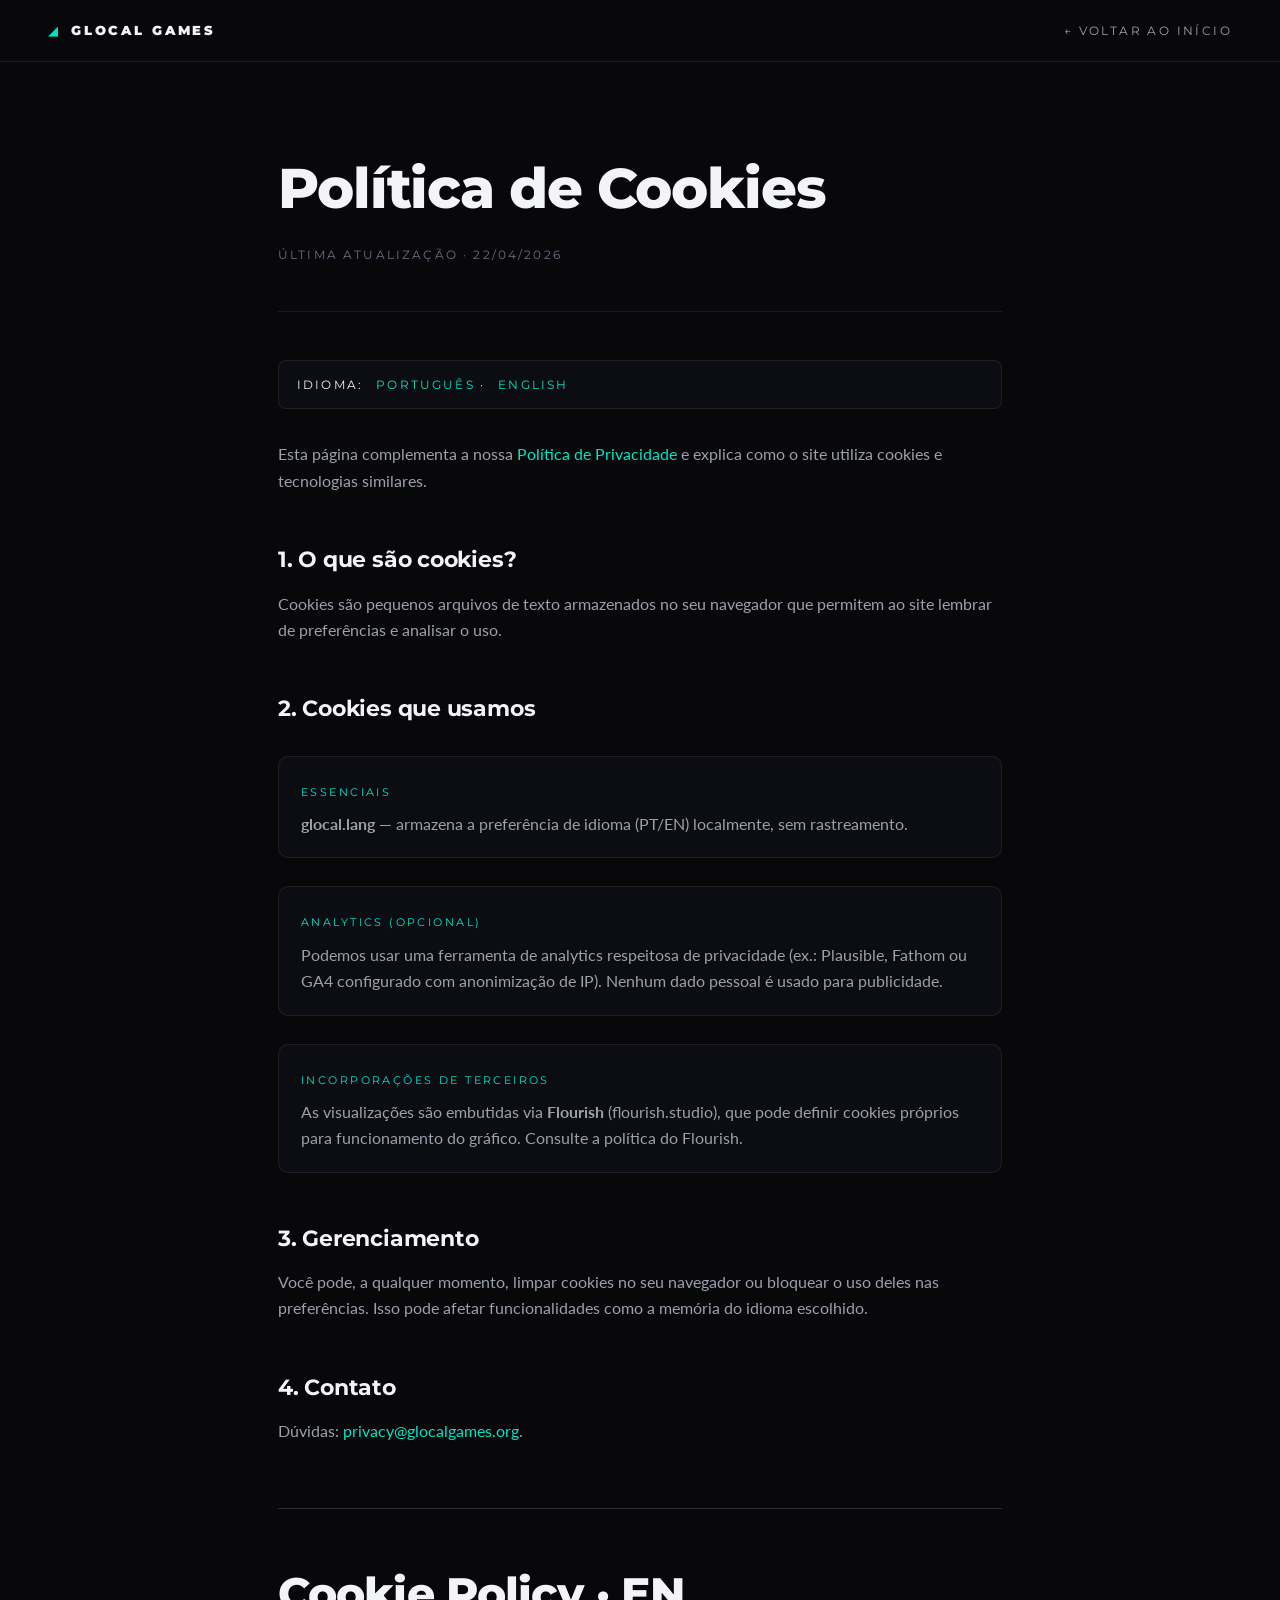
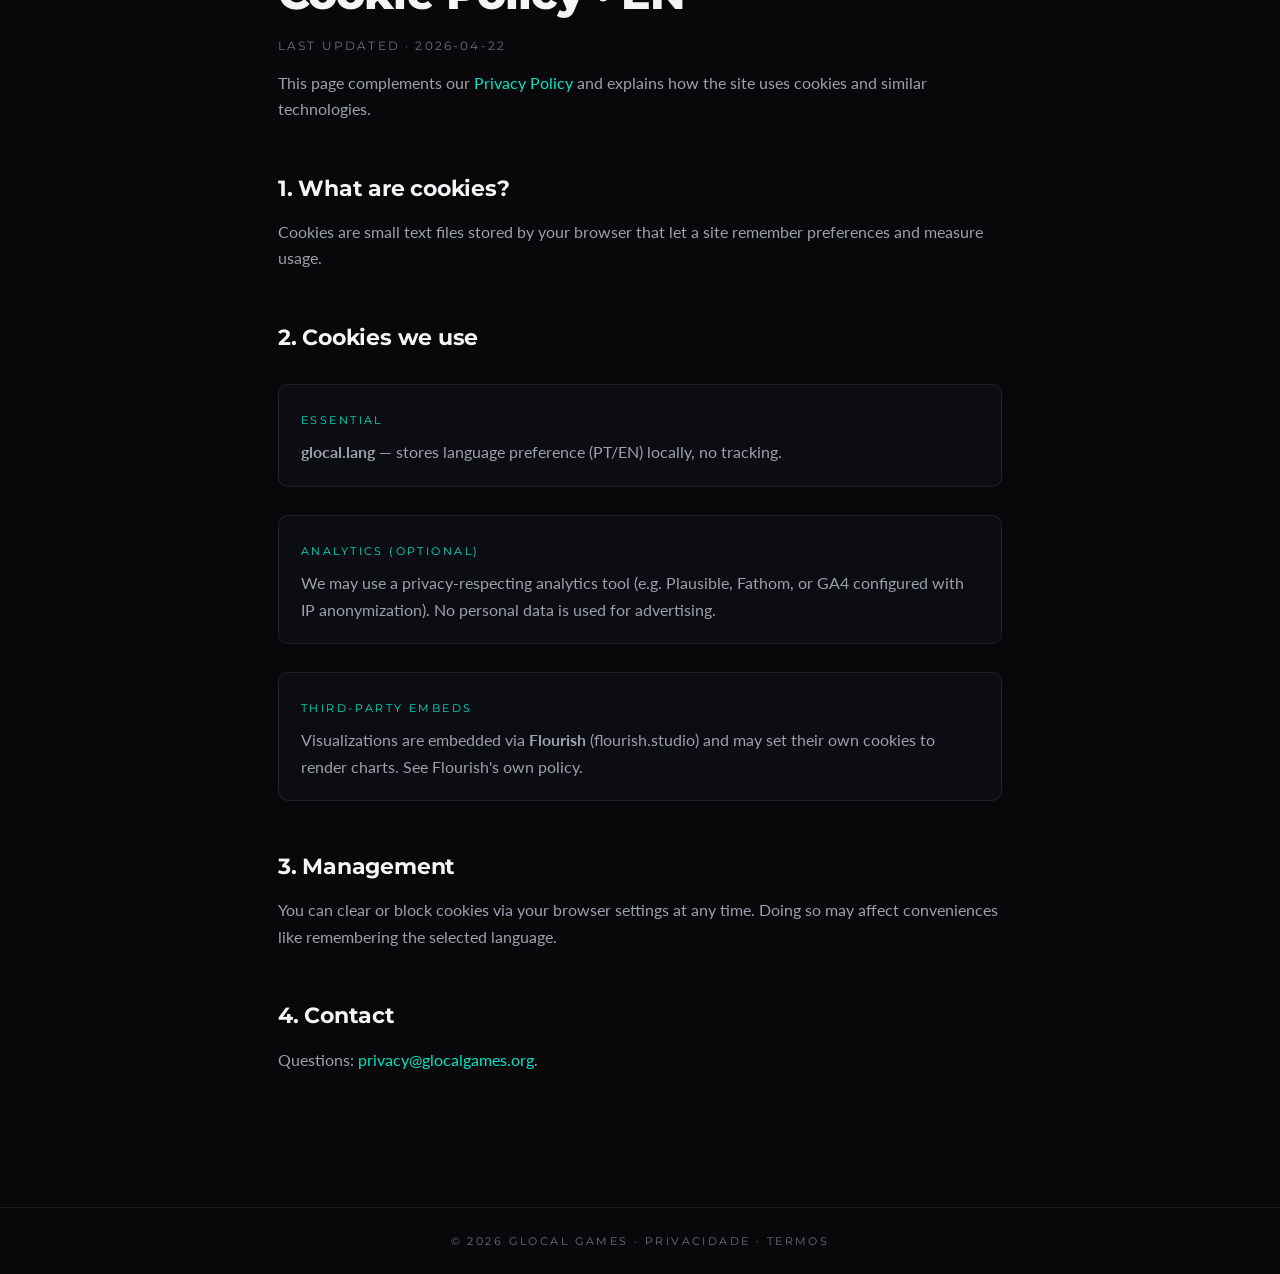
<file: docs/legal/cookies.html>
<!doctype html>
<html lang="pt-BR">
<head>
  <meta charset="utf-8" />
  <meta name="viewport" content="width=device-width, initial-scale=1" />
  <title>Política de Cookies — GLOCAL GAMES</title>
  <meta name="description" content="Como o GLOCAL GAMES usa cookies e tecnologias similares." />
  <meta name="robots" content="index,follow" />
  <link rel="preconnect" href="https://fonts.googleapis.com" />
  <link rel="preconnect" href="https://fonts.gstatic.com" crossorigin />
  <link rel="stylesheet" href="https://fonts.googleapis.com/css2?family=Montserrat:wght@400;600;700;800&family=Lato:wght@400;700&display=swap" />
  <link rel="stylesheet" href="legal.css" />
</head>
<body>
  <nav class="legal-nav">
    <a href="/" class="brand"><span>◢</span> GLOCAL GAMES</a>
    <a href="/" class="back">← Voltar ao início</a>
  </nav>

  <main class="legal-wrap">
    <header>
      <h1>Política de Cookies</h1>
      <p class="meta">Última atualização · 22/04/2026</p>
    </header>

    <div class="lang-switch">
      Idioma: <a href="#pt">Português</a> · <a href="#en">English</a>
    </div>

    <section id="pt">
      <p>Esta página complementa a nossa <a href="/legal/privacy.html">Política de Privacidade</a> e explica como o site utiliza cookies e tecnologias similares.</p>

      <h2>1. O que são cookies?</h2>
      <p>Cookies são pequenos arquivos de texto armazenados no seu navegador que permitem ao site lembrar de preferências e analisar o uso.</p>

      <h2>2. Cookies que usamos</h2>
      <div class="block">
        <span class="k">Essenciais</span>
        <p style="margin:8px 0 0"><strong>glocal.lang</strong> — armazena a preferência de idioma (PT/EN) localmente, sem rastreamento.</p>
      </div>
      <div class="block">
        <span class="k">Analytics (opcional)</span>
        <p style="margin:8px 0 0">Podemos usar uma ferramenta de analytics respeitosa de privacidade (ex.: Plausible, Fathom ou GA4 configurado com anonimização de IP). Nenhum dado pessoal é usado para publicidade.</p>
      </div>
      <div class="block">
        <span class="k">Incorporações de terceiros</span>
        <p style="margin:8px 0 0">As visualizações são embutidas via <strong>Flourish</strong> (flourish.studio), que pode definir cookies próprios para funcionamento do gráfico. Consulte a política do Flourish.</p>
      </div>

      <h2>3. Gerenciamento</h2>
      <p>Você pode, a qualquer momento, limpar cookies no seu navegador ou bloquear o uso deles nas preferências. Isso pode afetar funcionalidades como a memória do idioma escolhido.</p>

      <h2>4. Contato</h2>
      <p>Dúvidas: <a href="mailto:privacy@glocalgames.org">privacy@glocalgames.org</a>.</p>
    </section>

    <section id="en" style="margin-top:64px; border-top:1px solid var(--line-2); padding-top:48px;">
      <h1 style="font-size:clamp(28px,4vw,44px); margin-bottom:6px;">Cookie Policy · EN</h1>
      <p class="meta">Last updated · 2026-04-22</p>

      <p>This page complements our <a href="/legal/privacy.html">Privacy Policy</a> and explains how the site uses cookies and similar technologies.</p>

      <h2>1. What are cookies?</h2>
      <p>Cookies are small text files stored by your browser that let a site remember preferences and measure usage.</p>

      <h2>2. Cookies we use</h2>
      <div class="block">
        <span class="k">Essential</span>
        <p style="margin:8px 0 0"><strong>glocal.lang</strong> — stores language preference (PT/EN) locally, no tracking.</p>
      </div>
      <div class="block">
        <span class="k">Analytics (optional)</span>
        <p style="margin:8px 0 0">We may use a privacy-respecting analytics tool (e.g. Plausible, Fathom, or GA4 configured with IP anonymization). No personal data is used for advertising.</p>
      </div>
      <div class="block">
        <span class="k">Third-party embeds</span>
        <p style="margin:8px 0 0">Visualizations are embedded via <strong>Flourish</strong> (flourish.studio) and may set their own cookies to render charts. See Flourish's own policy.</p>
      </div>

      <h2>3. Management</h2>
      <p>You can clear or block cookies via your browser settings at any time. Doing so may affect conveniences like remembering the selected language.</p>

      <h2>4. Contact</h2>
      <p>Questions: <a href="mailto:privacy@glocalgames.org">privacy@glocalgames.org</a>.</p>
    </section>
  </main>

  <footer class="legal-foot">
    © 2026 GLOCAL GAMES · <a href="/legal/privacy.html" style="color:var(--fg-mute)">Privacidade</a> · <a href="/legal/terms.html" style="color:var(--fg-mute)">Termos</a>
  </footer>
</body>
</html>
</file>
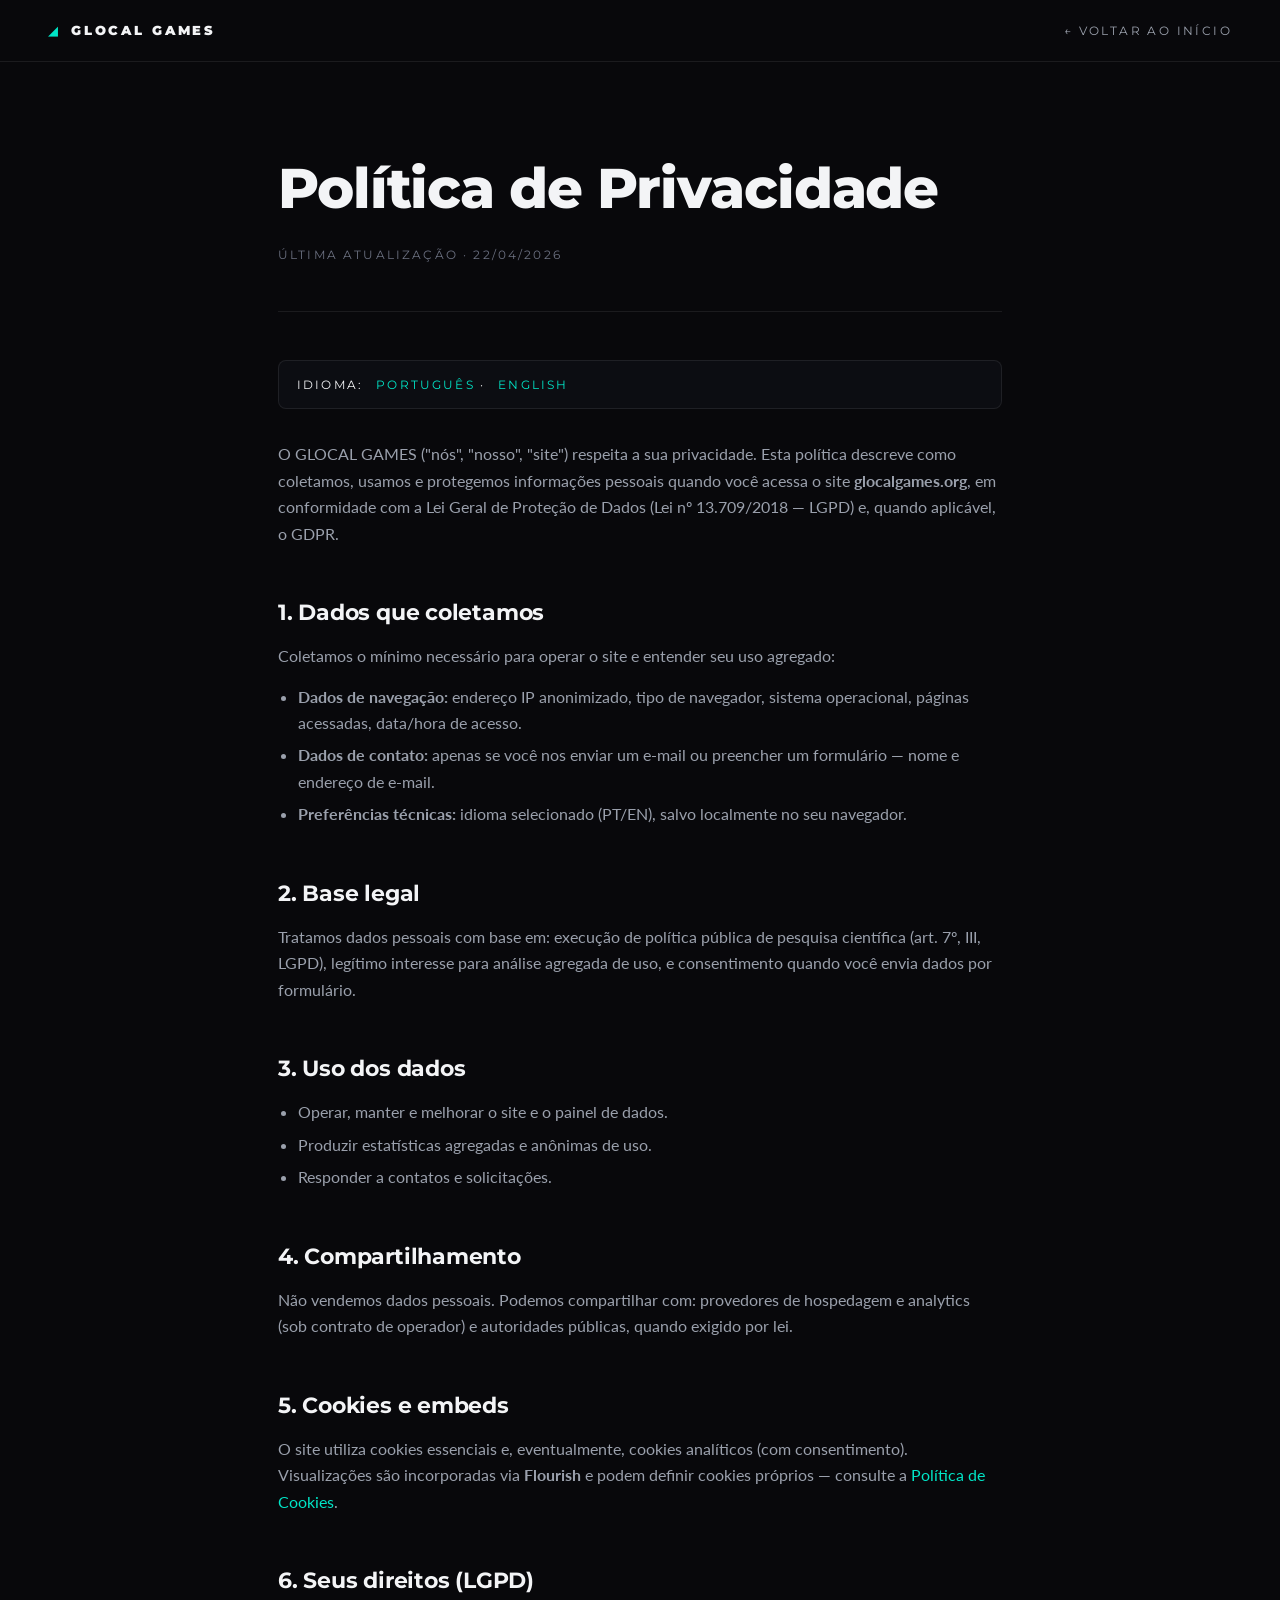
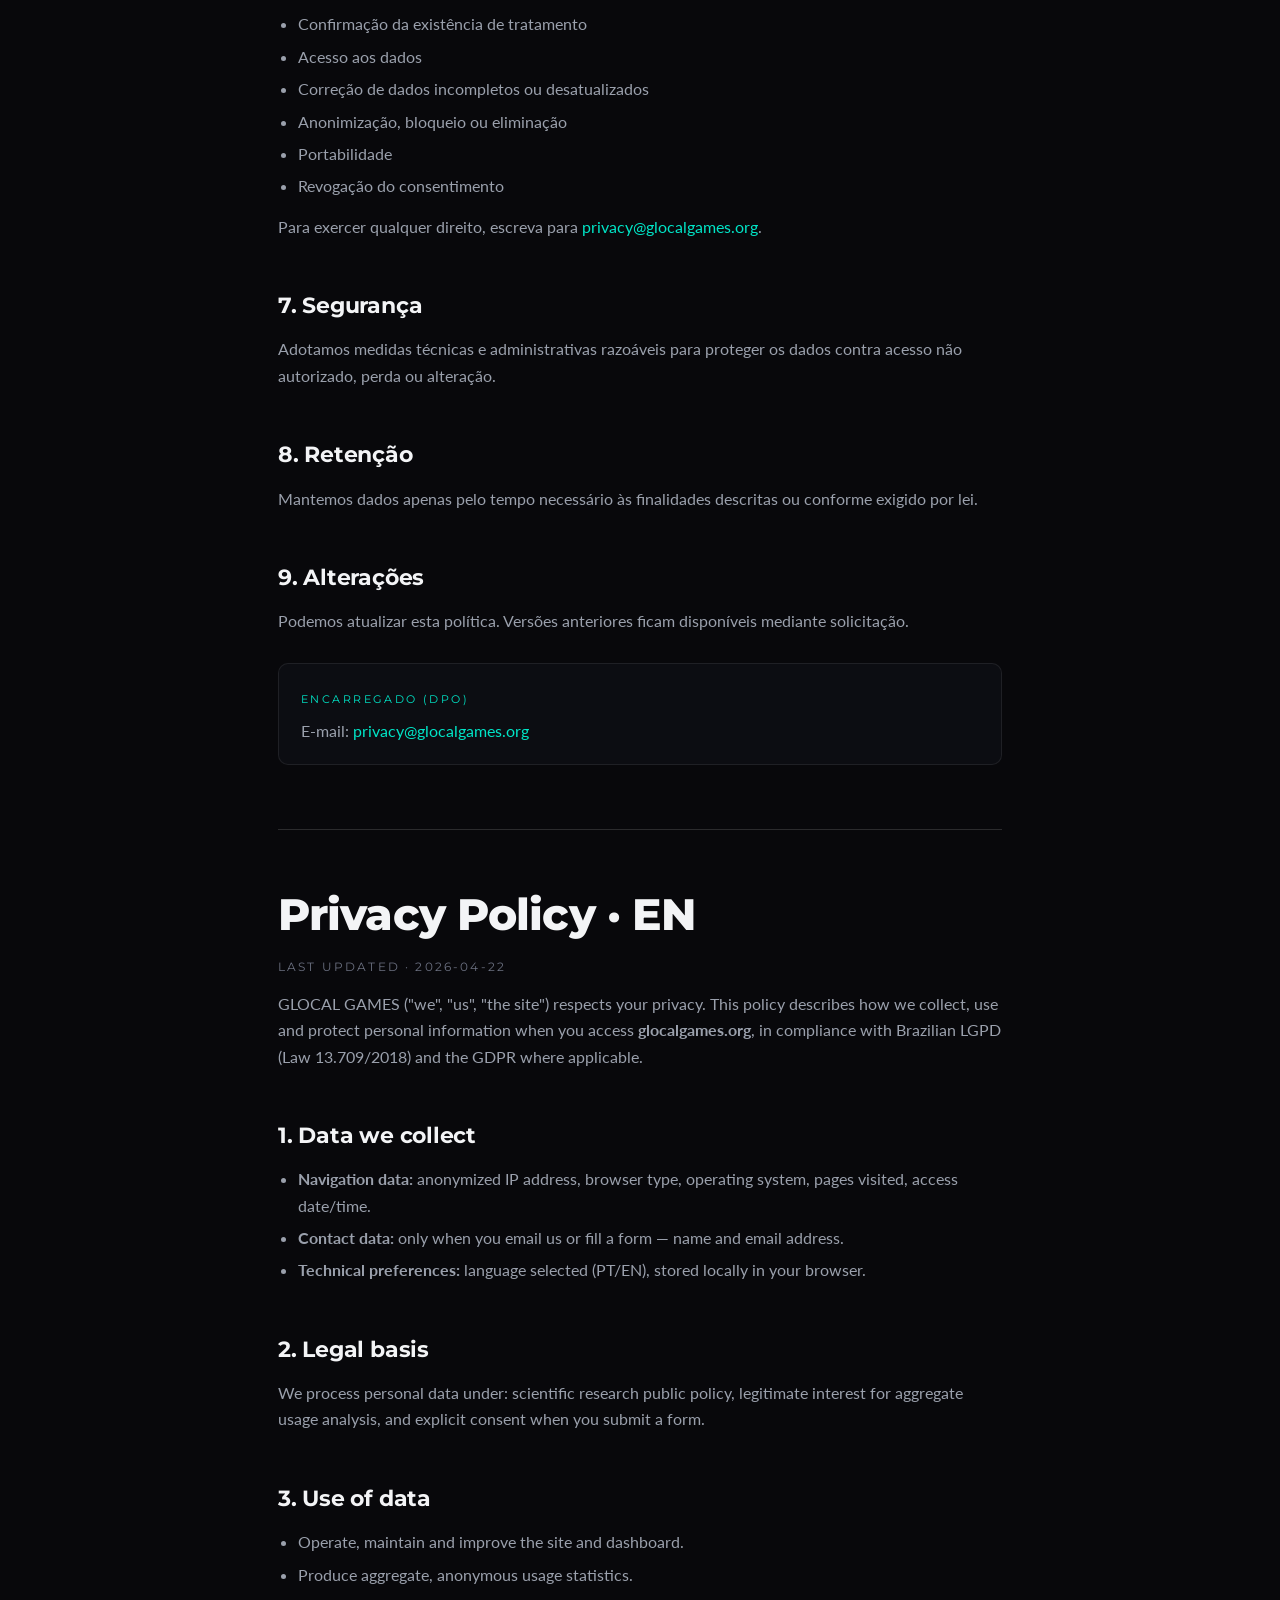
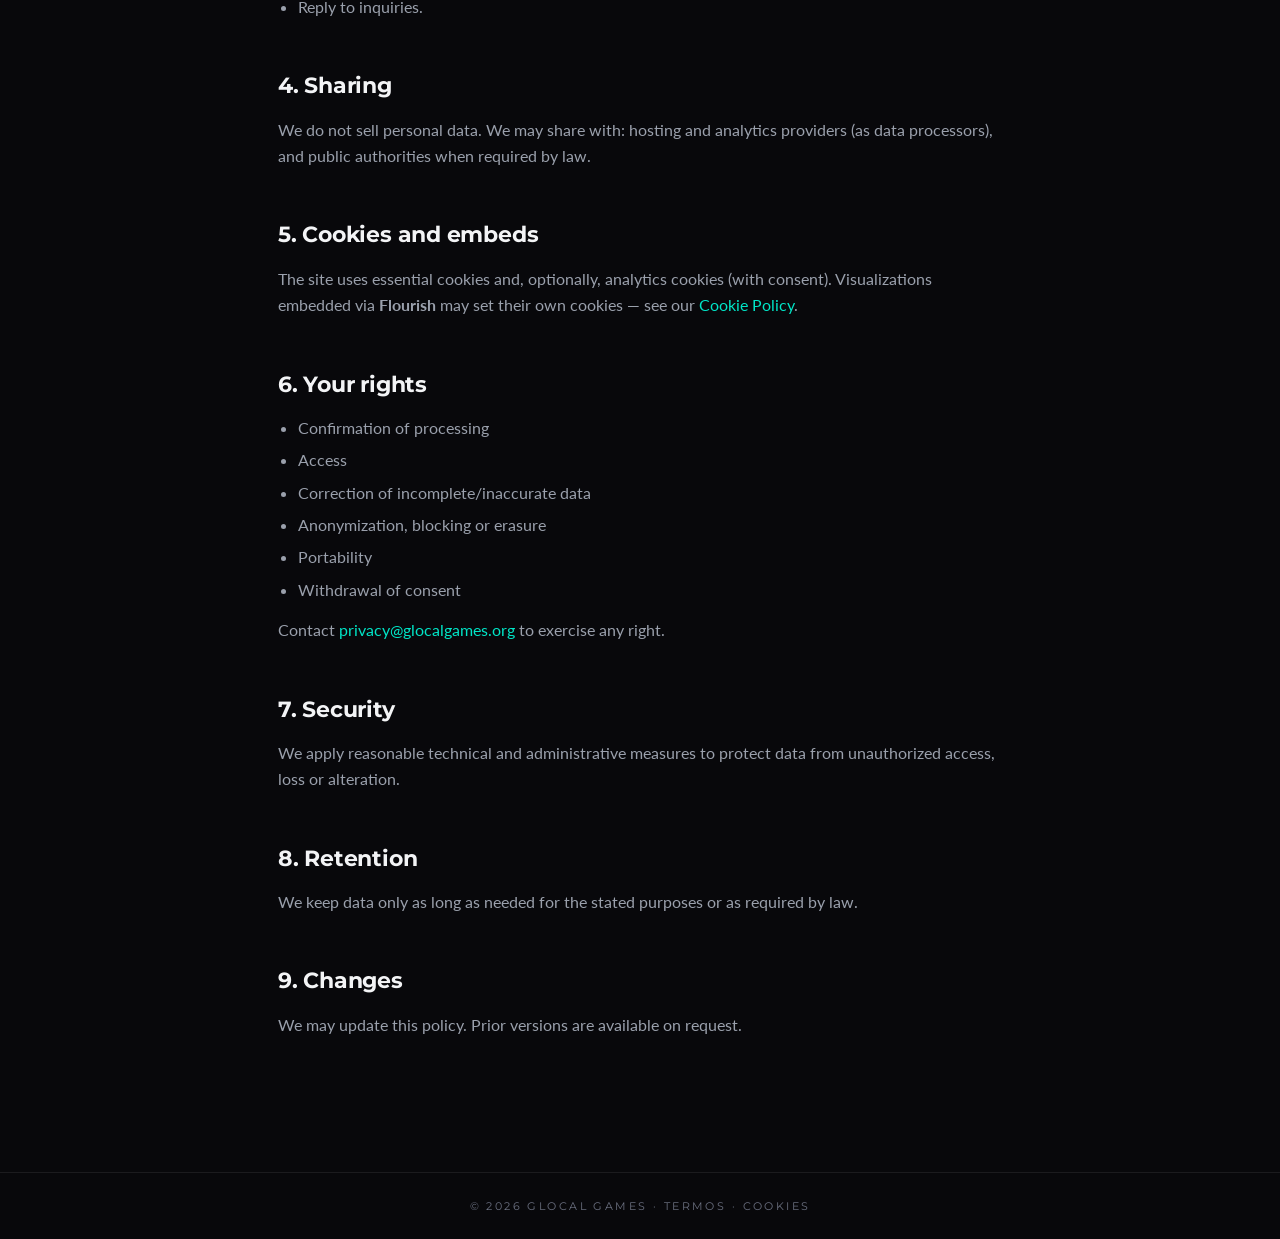
<file: docs/legal/privacy.html>
<!doctype html>
<html lang="pt-BR">
<head>
  <meta charset="utf-8" />
  <meta name="viewport" content="width=device-width, initial-scale=1" />
  <title>Política de Privacidade — GLOCAL GAMES</title>
  <meta name="description" content="Política de Privacidade do GLOCAL GAMES: como coletamos, usamos e protegemos dados pessoais, em conformidade com a LGPD e o GDPR." />
  <meta name="robots" content="index,follow" />
  <link rel="preconnect" href="https://fonts.googleapis.com" />
  <link rel="preconnect" href="https://fonts.gstatic.com" crossorigin />
  <link rel="stylesheet" href="https://fonts.googleapis.com/css2?family=Montserrat:wght@400;600;700;800&family=Lato:wght@400;700&display=swap" />
  <link rel="stylesheet" href="legal.css" />
</head>
<body>
  <nav class="legal-nav">
    <a href="/" class="brand"><span>◢</span> GLOCAL GAMES</a>
    <a href="/" class="back">← Voltar ao início</a>
  </nav>

  <main class="legal-wrap">
    <header>
      <h1>Política de Privacidade</h1>
      <p class="meta">Última atualização · 22/04/2026</p>
    </header>

    <div class="lang-switch">
      Idioma: <a href="#pt">Português</a> · <a href="#en">English</a>
    </div>

    <!-- ================= PT ================= -->
    <section id="pt">
      <p>O GLOCAL GAMES ("nós", "nosso", "site") respeita a sua privacidade. Esta política descreve como coletamos, usamos e protegemos informações pessoais quando você acessa o site <strong>glocalgames.org</strong>, em conformidade com a Lei Geral de Proteção de Dados (Lei nº 13.709/2018 — LGPD) e, quando aplicável, o GDPR.</p>

      <h2>1. Dados que coletamos</h2>
      <p>Coletamos o mínimo necessário para operar o site e entender seu uso agregado:</p>
      <ul>
        <li><strong>Dados de navegação:</strong> endereço IP anonimizado, tipo de navegador, sistema operacional, páginas acessadas, data/hora de acesso.</li>
        <li><strong>Dados de contato:</strong> apenas se você nos enviar um e-mail ou preencher um formulário — nome e endereço de e-mail.</li>
        <li><strong>Preferências técnicas:</strong> idioma selecionado (PT/EN), salvo localmente no seu navegador.</li>
      </ul>

      <h2>2. Base legal</h2>
      <p>Tratamos dados pessoais com base em: execução de política pública de pesquisa científica (art. 7º, III, LGPD), legítimo interesse para análise agregada de uso, e consentimento quando você envia dados por formulário.</p>

      <h2>3. Uso dos dados</h2>
      <ul>
        <li>Operar, manter e melhorar o site e o painel de dados.</li>
        <li>Produzir estatísticas agregadas e anônimas de uso.</li>
        <li>Responder a contatos e solicitações.</li>
      </ul>

      <h2>4. Compartilhamento</h2>
      <p>Não vendemos dados pessoais. Podemos compartilhar com: provedores de hospedagem e analytics (sob contrato de operador) e autoridades públicas, quando exigido por lei.</p>

      <h2>5. Cookies e embeds</h2>
      <p>O site utiliza cookies essenciais e, eventualmente, cookies analíticos (com consentimento). Visualizações são incorporadas via <strong>Flourish</strong> e podem definir cookies próprios — consulte a <a href="/legal/cookies.html">Política de Cookies</a>.</p>

      <h2>6. Seus direitos (LGPD)</h2>
      <ul>
        <li>Confirmação da existência de tratamento</li>
        <li>Acesso aos dados</li>
        <li>Correção de dados incompletos ou desatualizados</li>
        <li>Anonimização, bloqueio ou eliminação</li>
        <li>Portabilidade</li>
        <li>Revogação do consentimento</li>
      </ul>
      <p>Para exercer qualquer direito, escreva para <a href="mailto:privacy@glocalgames.org">privacy@glocalgames.org</a>.</p>

      <h2>7. Segurança</h2>
      <p>Adotamos medidas técnicas e administrativas razoáveis para proteger os dados contra acesso não autorizado, perda ou alteração.</p>

      <h2>8. Retenção</h2>
      <p>Mantemos dados apenas pelo tempo necessário às finalidades descritas ou conforme exigido por lei.</p>

      <h2>9. Alterações</h2>
      <p>Podemos atualizar esta política. Versões anteriores ficam disponíveis mediante solicitação.</p>

      <div class="block">
        <span class="k">Encarregado (DPO)</span>
        <p style="margin:8px 0 0">E-mail: <a href="mailto:privacy@glocalgames.org">privacy@glocalgames.org</a></p>
      </div>
    </section>

    <!-- ================= EN ================= -->
    <section id="en" style="margin-top:64px; border-top:1px solid var(--line-2); padding-top:48px;">
      <h1 style="font-size:clamp(28px,4vw,44px); margin-bottom:6px;">Privacy Policy · EN</h1>
      <p class="meta">Last updated · 2026-04-22</p>

      <p>GLOCAL GAMES ("we", "us", "the site") respects your privacy. This policy describes how we collect, use and protect personal information when you access <strong>glocalgames.org</strong>, in compliance with Brazilian LGPD (Law 13.709/2018) and the GDPR where applicable.</p>

      <h2>1. Data we collect</h2>
      <ul>
        <li><strong>Navigation data:</strong> anonymized IP address, browser type, operating system, pages visited, access date/time.</li>
        <li><strong>Contact data:</strong> only when you email us or fill a form — name and email address.</li>
        <li><strong>Technical preferences:</strong> language selected (PT/EN), stored locally in your browser.</li>
      </ul>

      <h2>2. Legal basis</h2>
      <p>We process personal data under: scientific research public policy, legitimate interest for aggregate usage analysis, and explicit consent when you submit a form.</p>

      <h2>3. Use of data</h2>
      <ul>
        <li>Operate, maintain and improve the site and dashboard.</li>
        <li>Produce aggregate, anonymous usage statistics.</li>
        <li>Reply to inquiries.</li>
      </ul>

      <h2>4. Sharing</h2>
      <p>We do not sell personal data. We may share with: hosting and analytics providers (as data processors), and public authorities when required by law.</p>

      <h2>5. Cookies and embeds</h2>
      <p>The site uses essential cookies and, optionally, analytics cookies (with consent). Visualizations embedded via <strong>Flourish</strong> may set their own cookies — see our <a href="/legal/cookies.html">Cookie Policy</a>.</p>

      <h2>6. Your rights</h2>
      <ul>
        <li>Confirmation of processing</li>
        <li>Access</li>
        <li>Correction of incomplete/inaccurate data</li>
        <li>Anonymization, blocking or erasure</li>
        <li>Portability</li>
        <li>Withdrawal of consent</li>
      </ul>
      <p>Contact <a href="mailto:privacy@glocalgames.org">privacy@glocalgames.org</a> to exercise any right.</p>

      <h2>7. Security</h2>
      <p>We apply reasonable technical and administrative measures to protect data from unauthorized access, loss or alteration.</p>

      <h2>8. Retention</h2>
      <p>We keep data only as long as needed for the stated purposes or as required by law.</p>

      <h2>9. Changes</h2>
      <p>We may update this policy. Prior versions are available on request.</p>
    </section>
  </main>

  <footer class="legal-foot">
    © 2026 GLOCAL GAMES · <a href="/legal/terms.html" style="color:var(--fg-mute)">Termos</a> · <a href="/legal/cookies.html" style="color:var(--fg-mute)">Cookies</a>
  </footer>
</body>
</html>
</file>
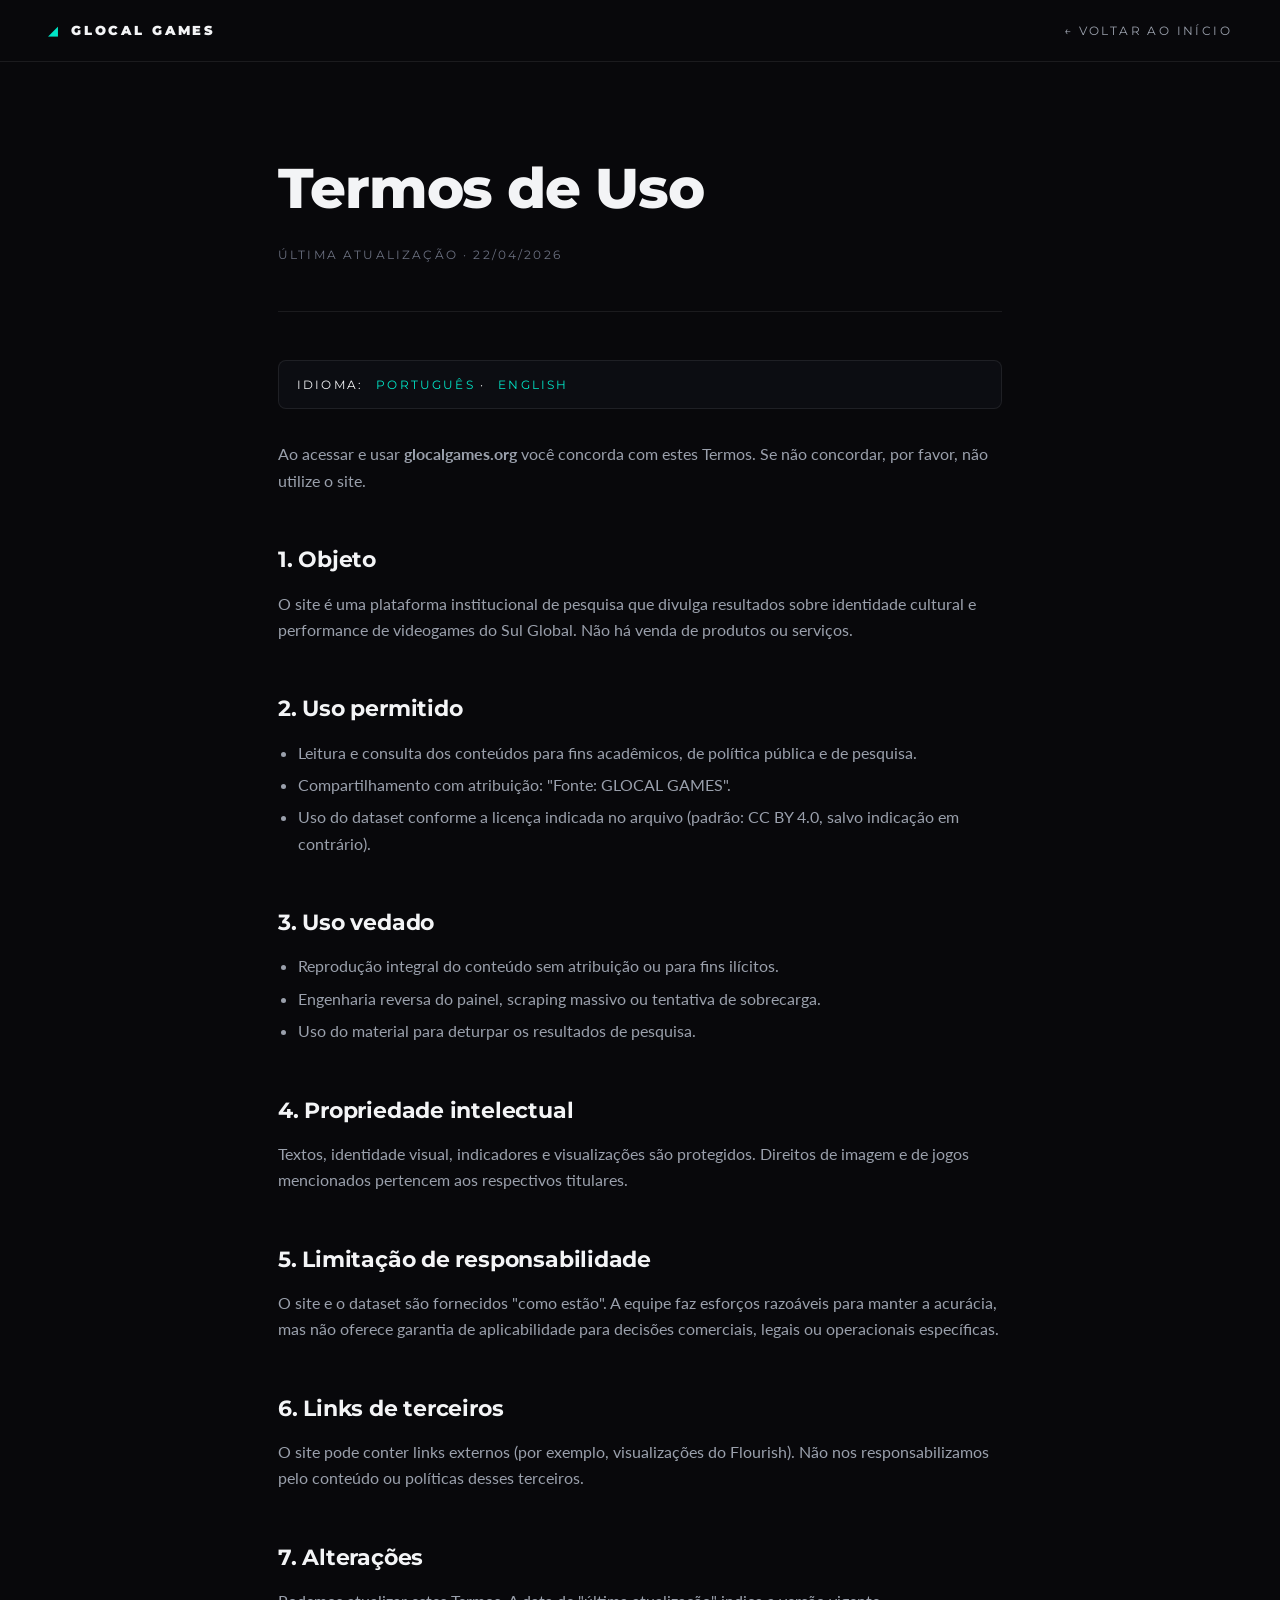
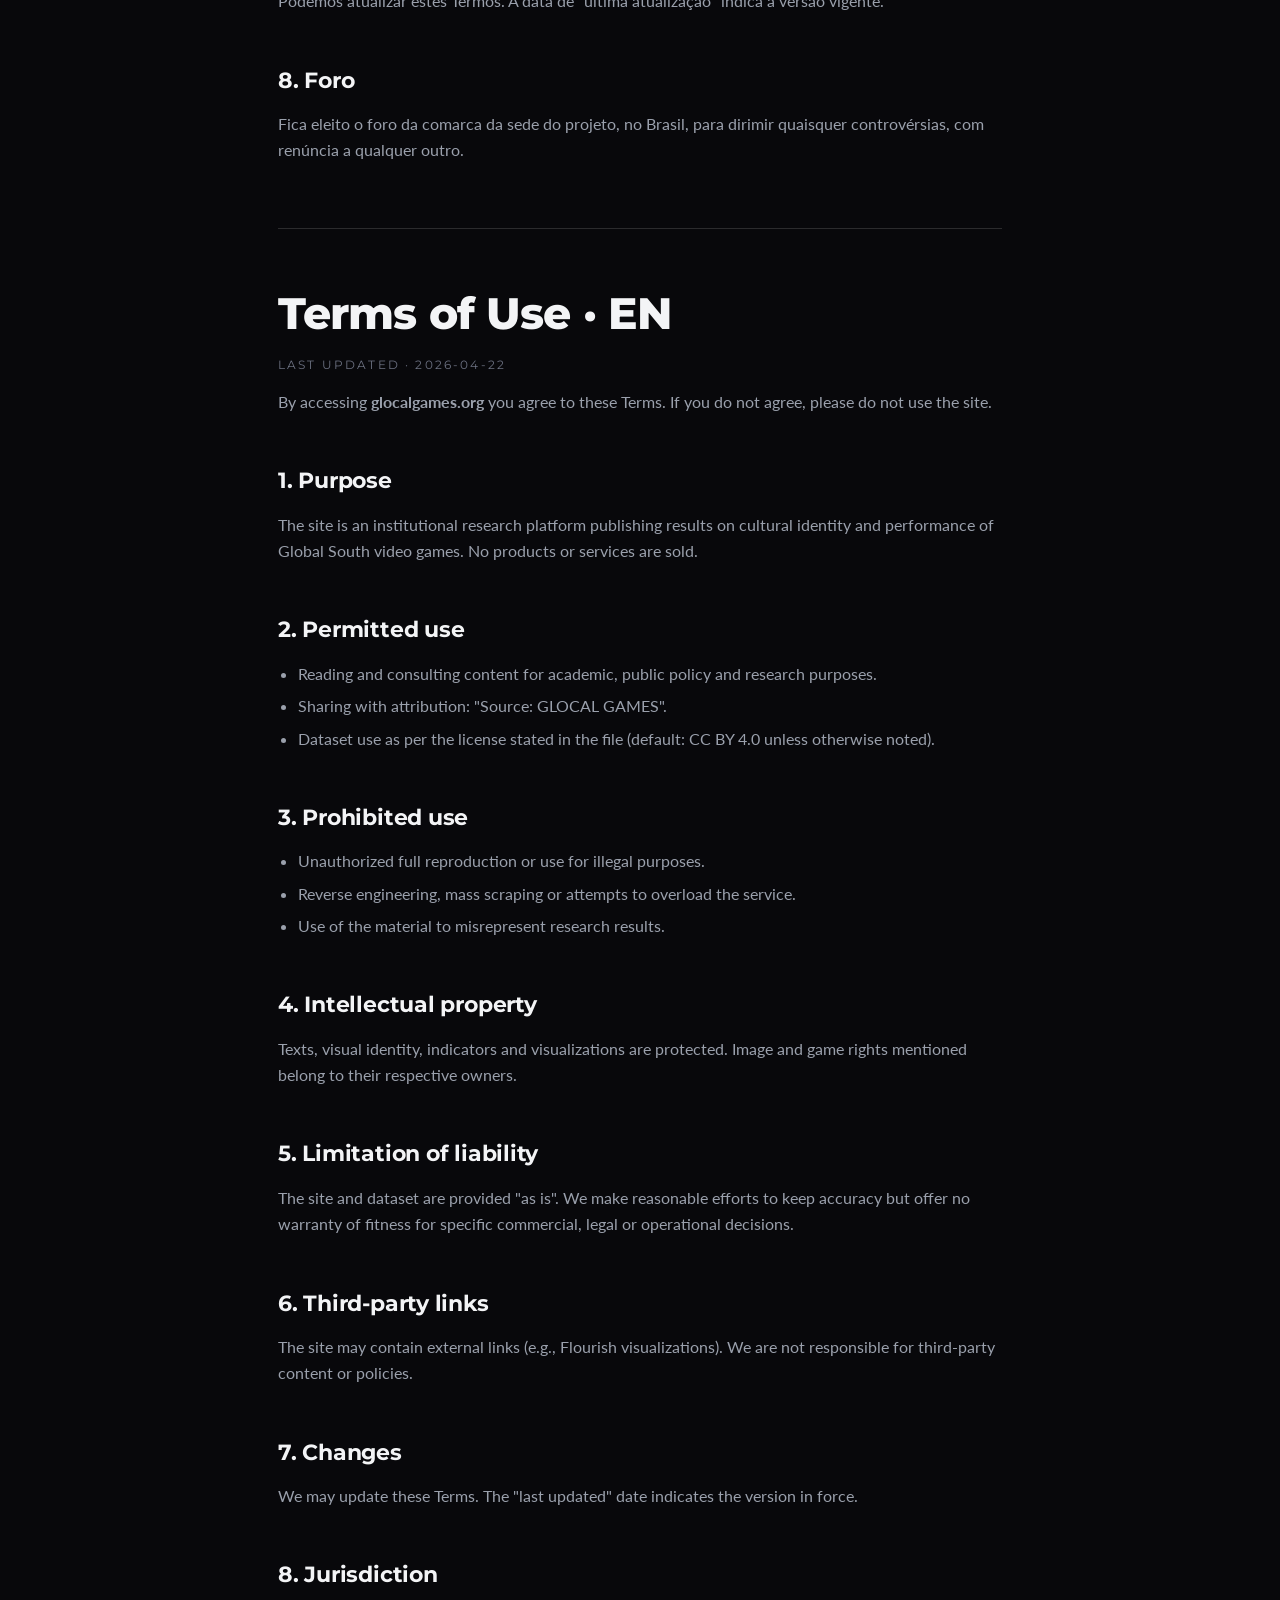
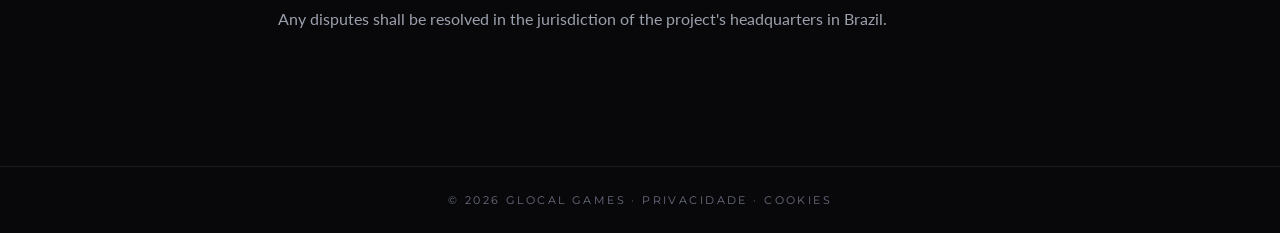
<file: docs/legal/terms.html>
<!doctype html>
<html lang="pt-BR">
<head>
  <meta charset="utf-8" />
  <meta name="viewport" content="width=device-width, initial-scale=1" />
  <title>Termos de Uso — GLOCAL GAMES</title>
  <meta name="description" content="Termos de Uso do site GLOCAL GAMES, painel de dados e publicações associadas." />
  <meta name="robots" content="index,follow" />
  <link rel="preconnect" href="https://fonts.googleapis.com" />
  <link rel="preconnect" href="https://fonts.gstatic.com" crossorigin />
  <link rel="stylesheet" href="https://fonts.googleapis.com/css2?family=Montserrat:wght@400;600;700;800&family=Lato:wght@400;700&display=swap" />
  <link rel="stylesheet" href="legal.css" />
</head>
<body>
  <nav class="legal-nav">
    <a href="/" class="brand"><span>◢</span> GLOCAL GAMES</a>
    <a href="/" class="back">← Voltar ao início</a>
  </nav>

  <main class="legal-wrap">
    <header>
      <h1>Termos de Uso</h1>
      <p class="meta">Última atualização · 22/04/2026</p>
    </header>

    <div class="lang-switch">
      Idioma: <a href="#pt">Português</a> · <a href="#en">English</a>
    </div>

    <section id="pt">
      <p>Ao acessar e usar <strong>glocalgames.org</strong> você concorda com estes Termos. Se não concordar, por favor, não utilize o site.</p>

      <h2>1. Objeto</h2>
      <p>O site é uma plataforma institucional de pesquisa que divulga resultados sobre identidade cultural e performance de videogames do Sul Global. Não há venda de produtos ou serviços.</p>

      <h2>2. Uso permitido</h2>
      <ul>
        <li>Leitura e consulta dos conteúdos para fins acadêmicos, de política pública e de pesquisa.</li>
        <li>Compartilhamento com atribuição: "Fonte: GLOCAL GAMES".</li>
        <li>Uso do dataset conforme a licença indicada no arquivo (padrão: CC BY 4.0, salvo indicação em contrário).</li>
      </ul>

      <h2>3. Uso vedado</h2>
      <ul>
        <li>Reprodução integral do conteúdo sem atribuição ou para fins ilícitos.</li>
        <li>Engenharia reversa do painel, scraping massivo ou tentativa de sobrecarga.</li>
        <li>Uso do material para deturpar os resultados de pesquisa.</li>
      </ul>

      <h2>4. Propriedade intelectual</h2>
      <p>Textos, identidade visual, indicadores e visualizações são protegidos. Direitos de imagem e de jogos mencionados pertencem aos respectivos titulares.</p>

      <h2>5. Limitação de responsabilidade</h2>
      <p>O site e o dataset são fornecidos "como estão". A equipe faz esforços razoáveis para manter a acurácia, mas não oferece garantia de aplicabilidade para decisões comerciais, legais ou operacionais específicas.</p>

      <h2>6. Links de terceiros</h2>
      <p>O site pode conter links externos (por exemplo, visualizações do Flourish). Não nos responsabilizamos pelo conteúdo ou políticas desses terceiros.</p>

      <h2>7. Alterações</h2>
      <p>Podemos atualizar estes Termos. A data de "última atualização" indica a versão vigente.</p>

      <h2>8. Foro</h2>
      <p>Fica eleito o foro da comarca da sede do projeto, no Brasil, para dirimir quaisquer controvérsias, com renúncia a qualquer outro.</p>
    </section>

    <section id="en" style="margin-top:64px; border-top:1px solid var(--line-2); padding-top:48px;">
      <h1 style="font-size:clamp(28px,4vw,44px); margin-bottom:6px;">Terms of Use · EN</h1>
      <p class="meta">Last updated · 2026-04-22</p>

      <p>By accessing <strong>glocalgames.org</strong> you agree to these Terms. If you do not agree, please do not use the site.</p>

      <h2>1. Purpose</h2>
      <p>The site is an institutional research platform publishing results on cultural identity and performance of Global South video games. No products or services are sold.</p>

      <h2>2. Permitted use</h2>
      <ul>
        <li>Reading and consulting content for academic, public policy and research purposes.</li>
        <li>Sharing with attribution: "Source: GLOCAL GAMES".</li>
        <li>Dataset use as per the license stated in the file (default: CC BY 4.0 unless otherwise noted).</li>
      </ul>

      <h2>3. Prohibited use</h2>
      <ul>
        <li>Unauthorized full reproduction or use for illegal purposes.</li>
        <li>Reverse engineering, mass scraping or attempts to overload the service.</li>
        <li>Use of the material to misrepresent research results.</li>
      </ul>

      <h2>4. Intellectual property</h2>
      <p>Texts, visual identity, indicators and visualizations are protected. Image and game rights mentioned belong to their respective owners.</p>

      <h2>5. Limitation of liability</h2>
      <p>The site and dataset are provided "as is". We make reasonable efforts to keep accuracy but offer no warranty of fitness for specific commercial, legal or operational decisions.</p>

      <h2>6. Third-party links</h2>
      <p>The site may contain external links (e.g., Flourish visualizations). We are not responsible for third-party content or policies.</p>

      <h2>7. Changes</h2>
      <p>We may update these Terms. The "last updated" date indicates the version in force.</p>

      <h2>8. Jurisdiction</h2>
      <p>Any disputes shall be resolved in the jurisdiction of the project's headquarters in Brazil.</p>
    </section>
  </main>

  <footer class="legal-foot">
    © 2026 GLOCAL GAMES · <a href="/legal/privacy.html" style="color:var(--fg-mute)">Privacidade</a> · <a href="/legal/cookies.html" style="color:var(--fg-mute)">Cookies</a>
  </footer>
</body>
</html>
</file>
<file: docs/legal/legal.css>
/* Shared legal-page styles — inherits the same tokens as main site.
   Keep independent so legal pages can be read fast without the full bundle. */

:root{
  --bg:#08080b; --bg-2:#0c0d12; --fg:#f3f4f6; --fg-dim:#9aa0ac; --fg-mute:#6b7080;
  --accent:#00e5c7; --line:rgba(255,255,255,.08); --line-2:rgba(255,255,255,.14);
  --f-head:"Montserrat",system-ui,sans-serif; --f-body:"Lato",system-ui,sans-serif;
  --pad:clamp(20px,5vw,48px);
}
*,*::before,*::after{box-sizing:border-box}
html,body{margin:0;padding:0}
body{
  font-family:var(--f-body); background:var(--bg); color:var(--fg);
  -webkit-font-smoothing:antialiased; line-height:1.65;
}
a{color:var(--accent); text-decoration:none}
a:hover{text-decoration:underline}

.legal-nav{
  display:flex; justify-content:space-between; align-items:center;
  padding:20px var(--pad); border-bottom:1px solid var(--line);
}
.legal-nav .brand{
  font-family:var(--f-head); font-weight:900; letter-spacing:.22em; font-size:13px;
  color:var(--fg); display:inline-flex; gap:10px; align-items:center;
}
.legal-nav .brand span{color:var(--accent)}
.legal-nav .back{ font-family:var(--f-head); font-size:12px; letter-spacing:.2em; text-transform:uppercase; color:var(--fg-dim);}

.legal-wrap{
  max-width:820px; margin:0 auto; padding:80px var(--pad) 120px;
}
.legal-wrap header{ margin-bottom:48px; border-bottom:1px solid var(--line); padding-bottom:32px; }
.legal-wrap h1{
  font-family:var(--f-head); font-weight:800; letter-spacing:-.02em;
  font-size:clamp(32px,5vw,56px); margin:0 0 10px;
}
.legal-wrap .meta{ color:var(--fg-mute); font-family:var(--f-head); font-size:12px; letter-spacing:.18em; text-transform:uppercase; }

.legal-wrap h2{
  font-family:var(--f-head); font-weight:700; font-size:22px; margin:48px 0 12px;
  letter-spacing:-.01em;
}
.legal-wrap h3{ font-family:var(--f-head); font-weight:600; font-size:16px; margin:28px 0 8px;}
.legal-wrap p{margin:0 0 14px; color:var(--fg-dim)}
.legal-wrap ul{margin:0 0 14px 20px; padding:0; color:var(--fg-dim)}
.legal-wrap li{ margin-bottom:6px; }
.legal-wrap .lang-switch{
  margin:32px 0; padding:14px 18px;
  border:1px solid var(--line); border-radius:8px; background:var(--bg-2);
  font-family:var(--f-head); font-size:12px; letter-spacing:.18em; text-transform:uppercase;
}
.legal-wrap .lang-switch a{margin-left:8px}
.legal-wrap .block{
  border:1px solid var(--line); border-radius:10px;
  padding:20px 22px; margin:28px 0; background:var(--bg-2);
}
.legal-wrap .block .k{
  font-family:var(--f-head); font-size:11px; letter-spacing:.22em;
  text-transform:uppercase; color:var(--accent);
}
.legal-foot{
  padding:24px var(--pad); border-top:1px solid var(--line);
  font-family:var(--f-head); font-size:11px; letter-spacing:.22em;
  text-transform:uppercase; color:var(--fg-mute); text-align:center;
}
</file>
